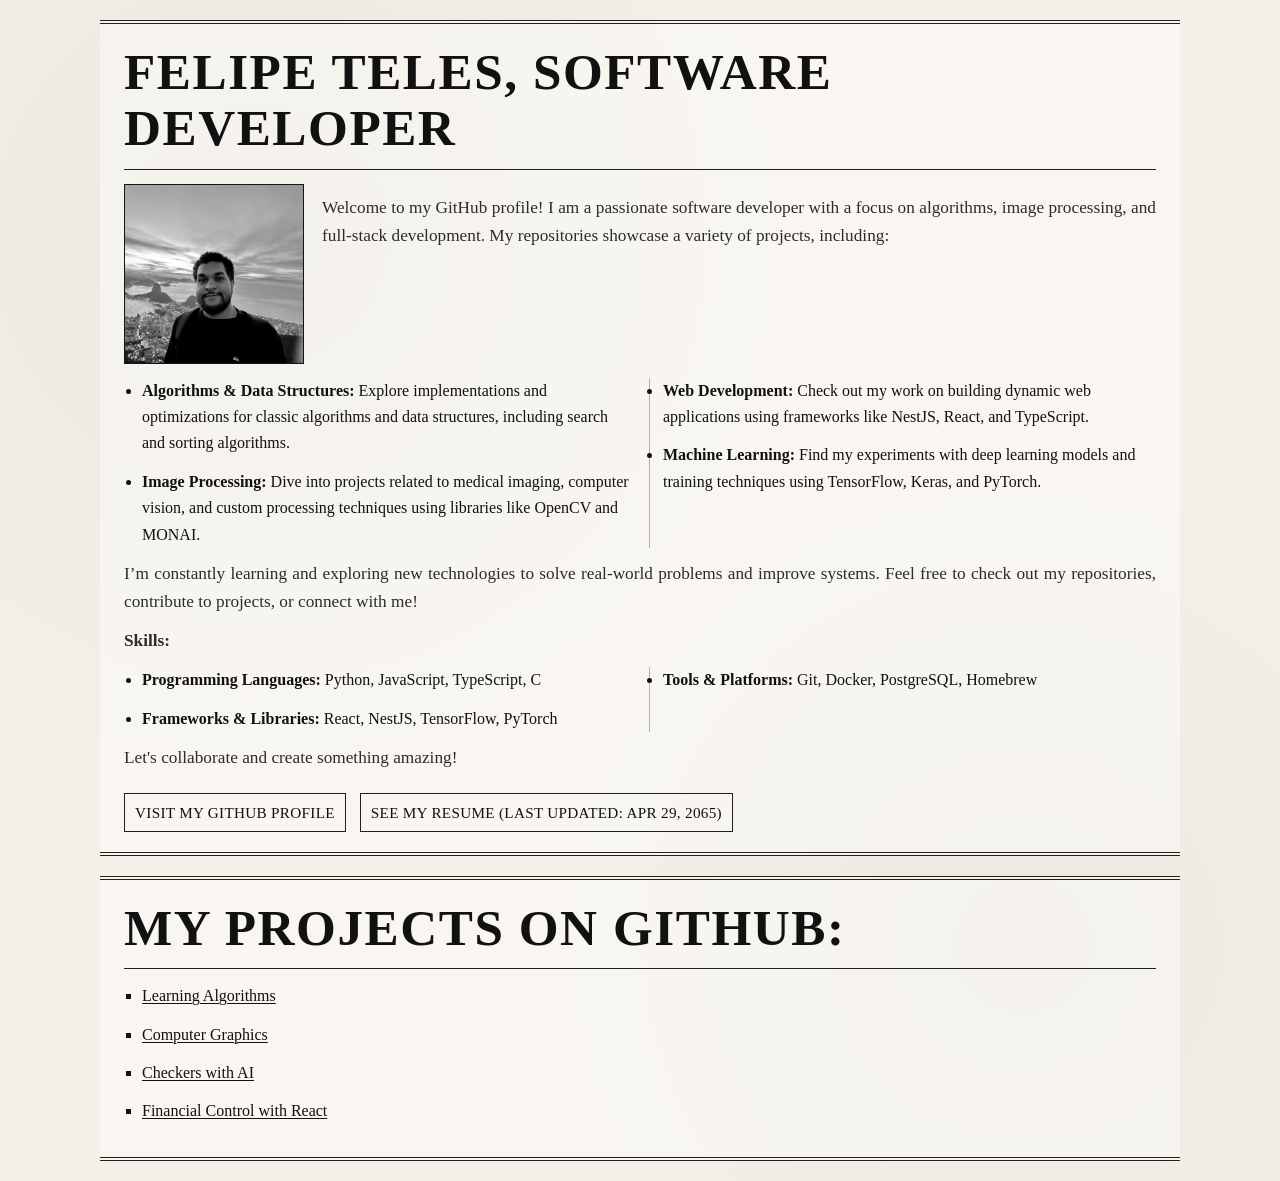
<file: index.html>
<html lang="en">

<head>
    <meta charset="UTF-8">
    <meta name="viewport" content="width=device-width, initial-scale=1.0">
    <title>Felipe Teles' Github</title>

    <link rel="stylesheet" href="./style.css">
</head>

<body>
    <section class="github-profile">
        <h1>Felipe Teles, Software Developer</h1>
        <div class="profile-content">
            <img src="assets/me.jpg" alt="me" class="profile-img">
            <p>
                Welcome to my GitHub profile! I am a passionate software developer with a focus on algorithms, image
                processing, and full-stack development. My repositories showcase a variety of projects, including:
            </p>
        </div>

        <ul>
            <li><strong>Algorithms & Data Structures:</strong> Explore implementations and optimizations for classic
                algorithms and data structures, including search and sorting algorithms.</li>
            <li><strong>Image Processing:</strong> Dive into projects related to medical imaging, computer vision,
                and custom processing techniques using libraries like OpenCV and MONAI.</li>
            <li><strong>Web Development:</strong> Check out my work on building dynamic web applications using
                frameworks like NestJS, React, and TypeScript.</li>
            <li><strong>Machine Learning:</strong> Find my experiments with deep learning models and training
                techniques using TensorFlow, Keras, and PyTorch.</li>
        </ul>
        <p>
            I’m constantly learning and exploring new technologies to solve real-world problems and improve systems.
            Feel free to check out my repositories, contribute to projects, or connect with me!
        </p>
        <p><strong>Skills:</strong></p>
        <ul>
            <li><strong>Programming Languages:</strong> Python, JavaScript, TypeScript, C</li>
            <li><strong>Frameworks & Libraries:</strong> React, NestJS, TensorFlow, PyTorch</li>
            <li><strong>Tools & Platforms:</strong> Git, Docker, PostgreSQL, Homebrew</li>
        </ul>
        <p>Let's collaborate and create something amazing!</p>
        <a href="https://github.com/felipersteles" target="_blank" class="github-link">Visit my GitHub profile</a>
        <a href="/resume.html" target="_blank" class="github-link">See my Resume (Last updated: Apr 29, 2065)</a>
    </section>

    <section class="projects">
        <h1>My projects on GitHub:</h1>
        <ul>
            <li><a href="https://felipersteles.github.io/learning-algorithms/" target="_blank">Learning Algorithms</a>
            </li>
            <li><a href="https://felipersteles.github.io/computer-graphics/" target="_blank">Computer Graphics</a></li>
            <li><a href="https://felipersteles.github.io/checkers-with-ai/" target="_blank">Checkers with AI</a></li>
            <li><a href="https://felipersteles.github.io/controle-financeiro-react/" target="_blank">Financial Control
                    with React</a></li>
        </ul>
    </section>

</body>

</html>
</file>
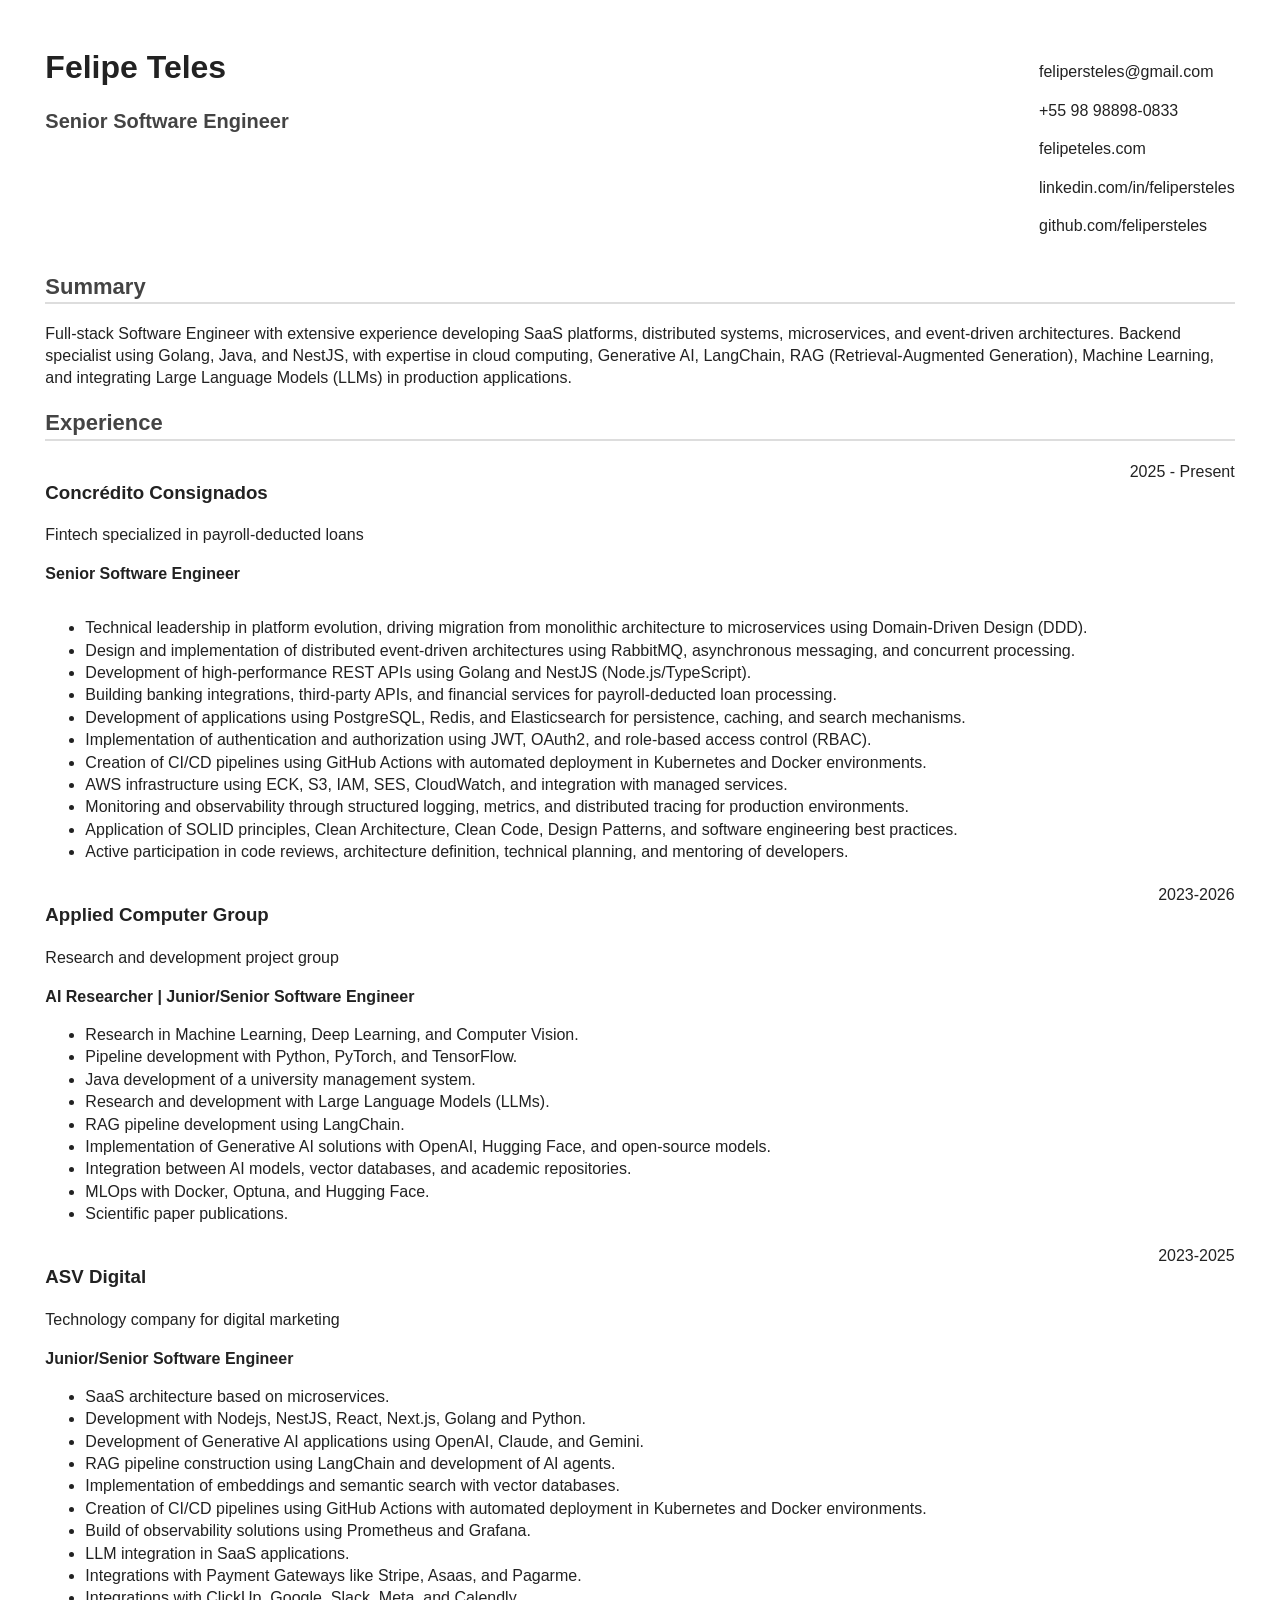
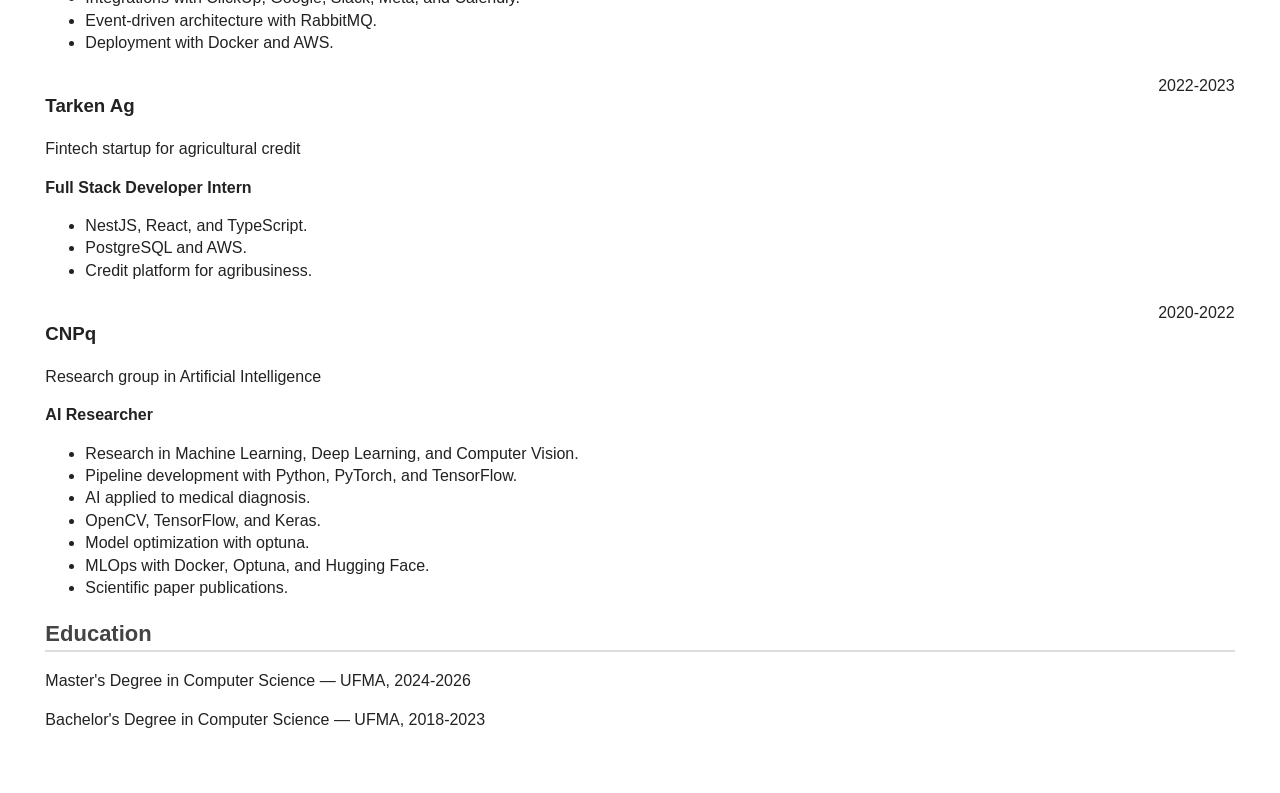
<file: resume.html>
<!DOCTYPE html>
<html lang="en">

<head>
    <meta charset="UTF-8">
    <meta name="viewport" content="width=device-width,initial-scale=1">
    <title>Felipe Teles - Senior Software Engineer</title>
    <style>
        body {
            font-family: Arial, sans-serif;
            line-height: 1.4;
            color: #222;
            margin: 0
        }

        .resume-container {
            padding: 1.2cm
        }

        h1 {
            margin: 0;
            font-size: 32px
        }

        h2 {
            font-size: 20px;
            color: #444
        }

        .section-title {
            font-size: 22px;
            border-bottom: 2px solid #ddd
        }

        .header {
            display: flex;
            justify-content: space-between
        }

        .experience-item {
            margin: 20px 0
        }

        .experience-header {
            display: flex;
            justify-content: space-between
        }
    </style>
</head>

<body>
    <div class="resume-container">
        <div class="header">
            <div>
                <h1>Felipe Teles</h1>
                <h2>Senior Software Engineer</h2>
            </div>
            <div>
                <p>felipersteles@gmail.com</p>
                <p>+55 98 98898-0833</p>
                <p>felipeteles.com</p>
                <p>linkedin.com/in/felipersteles</p>
                <p>github.com/felipersteles</p>
            </div>
        </div>

        <h2 class="section-title">Summary</h2>
        <p>Full-stack Software Engineer with extensive experience developing SaaS platforms, distributed systems,
            microservices, and event-driven architectures. Backend specialist using Golang, Java, and NestJS, with
            expertise in cloud computing, Generative AI, LangChain, RAG (Retrieval-Augmented Generation), Machine
            Learning, and integrating Large Language Models (LLMs) in production applications.</p>

        <h2 class="section-title">Experience</h2>

        <div class="experience-item">
            <div class="experience-header">
                <div>
                    <h3>Concrédito Consignados</h3>
                    <p>Fintech specialized in payroll-deducted loans</p>
                    <p><strong>Senior Software Engineer</strong></p>
                </div>
                <span>2025 - Present</span>
            </div>

            <ul>
                <li>Technical leadership in platform evolution, driving migration from monolithic architecture to
                    microservices using Domain-Driven Design (DDD).</li>
                <li>Design and implementation of distributed event-driven architectures using RabbitMQ, asynchronous
                    messaging, and concurrent processing.</li>
                <li>Development of high-performance REST APIs using Golang and NestJS (Node.js/TypeScript).</li>
                <li>Building banking integrations, third-party APIs, and financial services for payroll-deducted loan
                    processing.</li>
                <li>Development of applications using PostgreSQL, Redis, and Elasticsearch for persistence, caching, and
                    search mechanisms.</li>
                <li>Implementation of authentication and authorization using JWT, OAuth2, and role-based access control
                    (RBAC).</li>
                <li>Creation of CI/CD pipelines using GitHub Actions with automated deployment in Kubernetes and Docker
                    environments.</li>
                <li>AWS infrastructure using ECK, S3, IAM, SES, CloudWatch, and integration with managed services.</li>
                <li>Monitoring and observability through structured logging, metrics, and distributed tracing for
                    production environments.</li>
                <li>Application of SOLID principles, Clean Architecture, Clean Code, Design Patterns, and software
                    engineering best practices.</li>
                <li>Active participation in code reviews, architecture definition, technical planning, and mentoring of
                    developers.</li>
            </ul>
        </div>

        <div class="experience-item">
            <div class="experience-header">
                <div>
                    <h3>Applied Computer Group</h3>
                    <p>Research and development project group</p>
                    <b>AI Researcher | Junior/Senior Software Engineer</b>
                </div><span>2023-2026</span>
            </div>
            <ul>
                <li>Research in Machine Learning, Deep Learning, and Computer Vision.</li>
                <li>Pipeline development with Python, PyTorch, and TensorFlow.</li>
                <li>Java development of a university management system.</li>
                <li>Research and development with Large Language Models (LLMs).</li>
                <li>RAG pipeline development using LangChain.</li>
                <li>Implementation of Generative AI solutions with OpenAI, Hugging Face, and open-source models.</li>
                <li>Integration between AI models, vector databases, and academic repositories.</li>
                <li>MLOps with Docker, Optuna, and Hugging Face.</li>
                <li>Scientific paper publications.</li>
            </ul>
        </div>

        <div class="experience-item">
            <div class="experience-header">
                <div>
                    <h3>ASV Digital</h3>
                    <p>Technology company for digital marketing</p>
                    <b>Junior/Senior Software Engineer</b>
                </div><span>2023-2025</span>
            </div>
            <ul>
                <li>SaaS architecture based on microservices.</li>
                <li>Development with Nodejs, NestJS, React, Next.js, Golang and Python.</li>
                <li>Development of Generative AI applications using OpenAI, Claude, and Gemini.</li>
                <li>RAG pipeline construction using LangChain and development of AI agents.</li>
                <li>Implementation of embeddings and semantic search with vector databases.</li>
                <li>Creation of CI/CD pipelines using GitHub Actions with automated deployment in Kubernetes and Docker
                    environments.</li>
                <li>Build of observability solutions using Prometheus and Grafana.</li>
                <li>LLM integration in SaaS applications.</li>
                <li>Integrations with Payment Gateways like Stripe, Asaas, and Pagarme.</li>
                <li>Integrations with ClickUp, Google, Slack, Meta, and Calendly.</li>
                <li>Event-driven architecture with RabbitMQ.</li>
                <li>Deployment with Docker and AWS.</li>
            </ul>
        </div>

        <div class="experience-item">
            <div class="experience-header">
                <div>
                    <h3>Tarken Ag</h3>
                    <p>Fintech startup for agricultural credit</p>
                    <b>Full Stack Developer Intern</b>
                </div><span>2022-2023</span>
            </div>
            <ul>
                <li>NestJS, React, and TypeScript.</li>
                <li>PostgreSQL and AWS.</li>
                <li>Credit platform for agribusiness.</li>
            </ul>
        </div>

        <div class="experience-item">
            <div class="experience-header">
                <div>
                    <h3>CNPq</h3>
                    <p>Research group in Artificial Intelligence</p><b>AI Researcher</b>
                </div><span>2020-2022</span>
            </div>
            <ul>
                <li>Research in Machine Learning, Deep Learning, and Computer Vision.</li>
                <li>Pipeline development with Python, PyTorch, and TensorFlow.</li>
                <li>AI applied to medical diagnosis.</li>
                <li>OpenCV, TensorFlow, and Keras.</li>
                <li>Model optimization with optuna.</li>
                <li>MLOps with Docker, Optuna, and Hugging Face.</li>
                <li>Scientific paper publications.</li>
            </ul>
        </div>

        <h2 class="section-title">Education</h2>
        <p>Master's Degree in Computer Science — UFMA, 2024-2026</p>
        <p>Bachelor's Degree in Computer Science — UFMA, 2018-2023</p>
    </div>
</body>

</html>
</file>
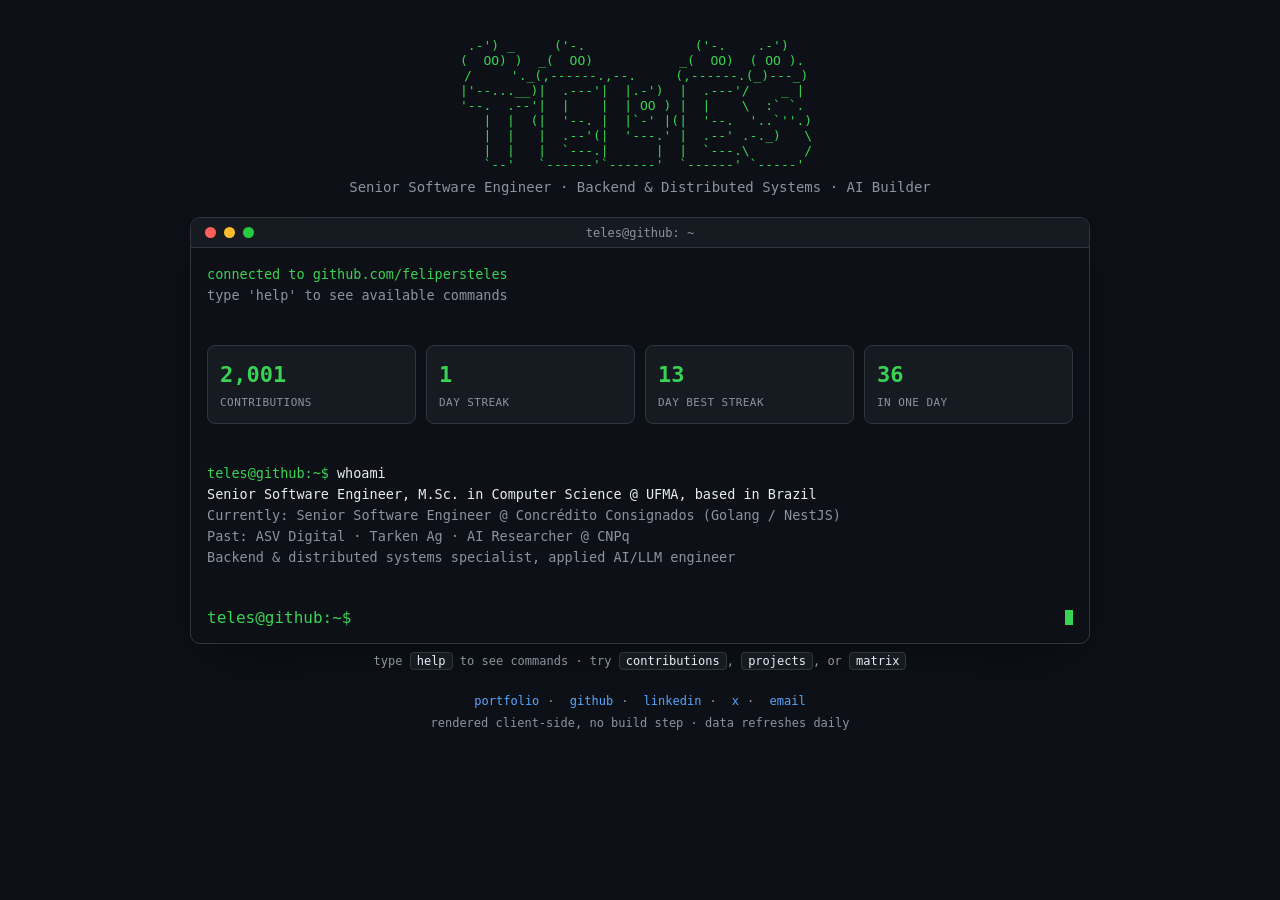
<file: terminal.html>
<!doctype html>
<html lang="en">
<head>
<meta charset="utf-8" />
<meta name="viewport" content="width=device-width, initial-scale=1" />
<title>teles@github ~ interactive terminal</title>
<meta name="description" content="Felipe Teles — interactive terminal-style GitHub profile with live contribution stats." />
<style>
  :root{
    --bg:#0d1117; --bg2:#161b22; --frame:#30363d; --muted:#8b949e;
    --green:#39d353; --green-dim:#146c37; --cyan:#58a6ff; --white:#e6edf3;
    --red:#ff5f56; --yellow:#ffbd2e;
  }
  *{box-sizing:border-box;}
  html,body{margin:0;padding:0;background:var(--bg);color:var(--white);
    font-family:ui-monospace,SFMono-Regular,Menlo,Consolas,monospace;}
  body{min-height:100vh;display:flex;flex-direction:column;align-items:center;
    padding:24px 14px 60px;}
  a{color:var(--cyan);text-decoration:none;}
  a:hover{text-decoration:underline;}

  .wrap{width:100%;max-width:900px;}

  .hero{text-align:center;margin-bottom:22px;}
  .hero pre{font-size:clamp(6px,1.6vw,13px);line-height:1.15;color:var(--green);
    margin:0 0 6px;white-space:pre;overflow-x:auto;}
  .hero .tagline{color:var(--muted);font-size:14px;}
  .hero img{width:min(260px,60vw);border-radius:10px;border:1px solid var(--frame);margin-top:14px;}

  .window{background:var(--bg);border:1px solid var(--frame);border-radius:10px;
    overflow:hidden;box-shadow:0 20px 60px -20px rgba(0,0,0,.6);}
  .titlebar{display:flex;align-items:center;gap:8px;padding:9px 14px;
    background:var(--bg2);border-bottom:1px solid var(--frame);position:relative;}
  .dot{width:11px;height:11px;border-radius:50%;}
  .titlebar .label{position:absolute;left:0;right:0;text-align:center;color:var(--muted);font-size:12px;}

  .term{padding:16px;min-height:360px;max-height:60vh;overflow-y:auto;font-size:13.5px;line-height:1.55;}
  .term .line{white-space:pre-wrap;word-break:break-word;}
  .term .prompt-line{display:flex;gap:8px;}
  .term .prompt-tag{color:var(--green);flex-shrink:0;}
  .out-cmd{color:var(--cyan);}
  .out-dim{color:var(--muted);}
  .out-green{color:var(--green);}
  .out-white{color:var(--white);}
  .out-yellow{color:var(--yellow);}

  .inputRow{display:flex;gap:8px;align-items:center;padding:0 16px 16px;}
  .inputRow .prompt-tag{color:var(--green);}
  #cmdInput{flex:1;background:transparent;border:none;outline:none;color:var(--white);
    font-family:inherit;font-size:13.5px;caret-color:var(--green);}
  .cursor{display:inline-block;width:8px;height:15px;background:var(--green);
    animation:blink 1s steps(1) infinite;vertical-align:middle;}
  @keyframes blink{50%{opacity:0;}}

  .hint{text-align:center;color:var(--muted);font-size:12px;margin-top:10px;}
  .hint kbd{background:var(--bg2);border:1px solid var(--frame);border-radius:4px;
    padding:1px 6px;color:var(--white);}

  /* stat cards */
  .stats{display:grid;grid-template-columns:repeat(auto-fit,minmax(150px,1fr));
    gap:10px;margin:18px 0;}
  .stat{border:1px solid var(--frame);border-radius:8px;padding:12px;background:var(--bg2);}
  .stat .num{font-size:22px;color:var(--green);font-weight:600;}
  .stat .lbl{font-size:11px;color:var(--muted);text-transform:uppercase;letter-spacing:.04em;margin-top:2px;}

  /* heatmap */
  .heatmap-wrap{overflow-x:auto;padding:4px 0;}
  .heatmap{display:grid;grid-auto-flow:column;grid-template-rows:repeat(7,10px);gap:2px;}
  .cell{width:10px;height:10px;border-radius:2px;cursor:pointer;transition:transform .08s;}
  .cell:hover{transform:scale(1.6);outline:1px solid var(--white);}
  .legend{display:flex;align-items:center;gap:4px;font-size:11px;color:var(--muted);margin-top:8px;}
  .legend .cell{cursor:default;}
  .legend .cell:hover{transform:none;outline:none;}
  #tooltip{position:fixed;pointer-events:none;background:#1c2128;border:1px solid var(--frame);
    color:var(--white);font-size:11.5px;padding:4px 8px;border-radius:6px;display:none;z-index:50;
    box-shadow:0 8px 20px rgba(0,0,0,.5);}

  footer{margin-top:26px;text-align:center;color:var(--muted);font-size:12px;}
  footer .links{margin-bottom:8px;}
  footer .links a{margin:0 8px;}

  @media (max-width:520px){
    .term{font-size:12.5px;}
    .hero pre{font-size:6px;}
  }
</style>
</head>
<body>

<div class="wrap">

  <div class="hero">
    <pre id="bannerArt"></pre>
    <div class="tagline">Senior Software Engineer · Backend & Distributed Systems · AI Builder</div>
  </div>

  <div class="window">
    <div class="titlebar">
      <div class="dot" style="background:var(--red)"></div>
      <div class="dot" style="background:var(--yellow)"></div>
      <div class="dot" style="background:#27c93f"></div>
      <div class="label">teles@github: ~</div>
    </div>
    <div class="term" id="term"></div>
    <div class="inputRow">
      <span class="prompt-tag">teles@github:~$</span>
      <input id="cmdInput" autocomplete="off" autocapitalize="off" spellcheck="false" />
      <span class="cursor" id="fakeCursor"></span>
    </div>
  </div>

  <div class="hint">type <kbd>help</kbd> to see commands · try <kbd>contributions</kbd>, <kbd>projects</kbd>, or <kbd>matrix</kbd></div>

  <footer>
    <div class="links">
      <a href="https://felipeteles.com" target="_blank" rel="noopener">portfolio</a>·
      <a href="https://github.com/felipersteles" target="_blank" rel="noopener">github</a>·
      <a href="https://linkedin.com/in/felipersteles" target="_blank" rel="noopener">linkedin</a>·
      <a href="https://x.com/teles2o" target="_blank" rel="noopener">x</a>·
      <a href="mailto:felipersteles@gmail.com">email</a>
    </div>
    <div>rendered client-side, no build step · data refreshes daily</div>
  </footer>

</div>

<div id="tooltip"></div>
<canvas id="matrixCanvas" style="position:fixed;inset:0;z-index:-1;display:none;"></canvas>

<script>
/* =========================================================================
   Fallback contribution data (baked in at build time). If the live fetch to
   raw.githubusercontent.com fails -- offline, CORS hiccup, whatever -- the
   page still works and shows real numbers as of the last sync.
   ========================================================================= */
window.__FALLBACK_DATA = {"username":"felipersteles","generated_at":"2026-08-31T00:07:06Z","range":{"start":"2025-08-31","end":"2026-08-31"},"total_contributions":2001,"active_days":243,"avg_per_active_day":8.2,"current_streak":{"length":1,"start":"2026-08-30","end":"2026-08-30"},"longest_streak":{"length":13,"start":"2026-04-11","end":"2026-04-23"},"best_day":{"date":"2025-12-11","count":36},"monthly":[{"month":"2025-08","total":0},{"month":"2025-09","total":138},{"month":"2025-10","total":180},{"month":"2025-11","total":165},{"month":"2025-12","total":241},{"month":"2026-01","total":189},{"month":"2026-02","total":53},{"month":"2026-03","total":129},{"month":"2026-04","total":251},{"month":"2026-05","total":122},{"month":"2026-06","total":86},{"month":"2026-07","total":234},{"month":"2026-08","total":213}],"days":[{"date":"2025-08-31","count":0},{"date":"2025-09-01","count":2},{"date":"2025-09-02","count":2},{"date":"2025-09-03","count":3},{"date":"2025-09-04","count":8},{"date":"2025-09-05","count":1},{"date":"2025-09-06","count":3},{"date":"2025-09-07","count":3},{"date":"2025-09-08","count":0},{"date":"2025-09-09","count":3},{"date":"2025-09-10","count":0},{"date":"2025-09-11","count":1},{"date":"2025-09-12","count":8},{"date":"2025-09-13","count":12},{"date":"2025-09-14","count":12},{"date":"2025-09-15","count":2},{"date":"2025-09-16","count":3},{"date":"2025-09-17","count":11},{"date":"2025-09-18","count":9},{"date":"2025-09-19","count":0},{"date":"2025-09-20","count":9},{"date":"2025-09-21","count":5},{"date":"2025-09-22","count":0},{"date":"2025-09-23","count":4},{"date":"2025-09-24","count":5},{"date":"2025-09-25","count":2},{"date":"2025-09-26","count":0},{"date":"2025-09-27","count":0},{"date":"2025-09-28","count":11},{"date":"2025-09-29","count":4},{"date":"2025-09-30","count":15},{"date":"2025-10-01","count":7},{"date":"2025-10-02","count":6},{"date":"2025-10-03","count":0},{"date":"2025-10-04","count":0},{"date":"2025-10-05","count":5},{"date":"2025-10-06","count":15},{"date":"2025-10-07","count":4},{"date":"2025-10-08","count":5},{"date":"2025-10-09","count":1},{"date":"2025-10-10","count":5},{"date":"2025-10-11","count":9},{"date":"2025-10-12","count":0},{"date":"2025-10-13","count":5},{"date":"2025-10-14","count":0},{"date":"2025-10-15","count":0},{"date":"2025-10-16","count":4},{"date":"2025-10-17","count":0},{"date":"2025-10-18","count":1},{"date":"2025-10-19","count":0},{"date":"2025-10-20","count":9},{"date":"2025-10-21","count":4},{"date":"2025-10-22","count":3},{"date":"2025-10-23","count":10},{"date":"2025-10-24","count":12},{"date":"2025-10-25","count":4},{"date":"2025-10-26","count":1},{"date":"2025-10-27","count":12},{"date":"2025-10-28","count":17},{"date":"2025-10-29","count":5},{"date":"2025-10-30","count":19},{"date":"2025-10-31","count":17},{"date":"2025-11-01","count":0},{"date":"2025-11-02","count":0},{"date":"2025-11-03","count":8},{"date":"2025-11-04","count":9},{"date":"2025-11-05","count":1},{"date":"2025-11-06","count":11},{"date":"2025-11-07","count":2},{"date":"2025-11-08","count":11},{"date":"2025-11-09","count":11},{"date":"2025-11-10","count":0},{"date":"2025-11-11","count":4},{"date":"2025-11-12","count":2},{"date":"2025-11-13","count":21},{"date":"2025-11-14","count":14},{"date":"2025-11-15","count":3},{"date":"2025-11-16","count":0},{"date":"2025-11-17","count":18},{"date":"2025-11-18","count":3},{"date":"2025-11-19","count":10},{"date":"2025-11-20","count":4},{"date":"2025-11-21","count":0},{"date":"2025-11-22","count":0},{"date":"2025-11-23","count":0},{"date":"2025-11-24","count":5},{"date":"2025-11-25","count":3},{"date":"2025-11-26","count":2},{"date":"2025-11-27","count":15},{"date":"2025-11-28","count":8},{"date":"2025-11-29","count":0},{"date":"2025-11-30","count":0},{"date":"2025-12-01","count":5},{"date":"2025-12-02","count":13},{"date":"2025-12-03","count":4},{"date":"2025-12-04","count":8},{"date":"2025-12-05","count":15},{"date":"2025-12-06","count":0},{"date":"2025-12-07","count":0},{"date":"2025-12-08","count":0},{"date":"2025-12-09","count":24},{"date":"2025-12-10","count":27},{"date":"2025-12-11","count":36},{"date":"2025-12-12","count":12},{"date":"2025-12-13","count":3},{"date":"2025-12-14","count":0},{"date":"2025-12-15","count":24},{"date":"2025-12-16","count":9},{"date":"2025-12-17","count":10},{"date":"2025-12-18","count":14},{"date":"2025-12-19","count":11},{"date":"2025-12-20","count":15},{"date":"2025-12-21","count":0},{"date":"2025-12-22","count":9},{"date":"2025-12-23","count":0},{"date":"2025-12-24","count":2},{"date":"2025-12-25","count":0},{"date":"2025-12-26","count":0},{"date":"2025-12-27","count":0},{"date":"2025-12-28","count":0},{"date":"2025-12-29","count":0},{"date":"2025-12-30","count":0},{"date":"2025-12-31","count":0},{"date":"2026-01-01","count":0},{"date":"2026-01-02","count":10},{"date":"2026-01-03","count":0},{"date":"2026-01-04","count":1},{"date":"2026-01-05","count":11},{"date":"2026-01-06","count":3},{"date":"2026-01-07","count":4},{"date":"2026-01-08","count":8},{"date":"2026-01-09","count":9},{"date":"2026-01-10","count":0},{"date":"2026-01-11","count":0},{"date":"2026-01-12","count":12},{"date":"2026-01-13","count":0},{"date":"2026-01-14","count":14},{"date":"2026-01-15","count":12},{"date":"2026-01-16","count":1},{"date":"2026-01-17","count":0},{"date":"2026-01-18","count":0},{"date":"2026-01-19","count":10},{"date":"2026-01-20","count":1},{"date":"2026-01-21","count":17},{"date":"2026-01-22","count":22},{"date":"2026-01-23","count":9},{"date":"2026-01-24","count":0},{"date":"2026-01-25","count":0},{"date":"2026-01-26","count":7},{"date":"2026-01-27","count":11},{"date":"2026-01-28","count":14},{"date":"2026-01-29","count":5},{"date":"2026-01-30","count":6},{"date":"2026-01-31","count":2},{"date":"2026-02-01","count":6},{"date":"2026-02-02","count":0},{"date":"2026-02-03","count":1},{"date":"2026-02-04","count":3},{"date":"2026-02-05","count":3},{"date":"2026-02-06","count":4},{"date":"2026-02-07","count":0},{"date":"2026-02-08","count":0},{"date":"2026-02-09","count":6},{"date":"2026-02-10","count":2},{"date":"2026-02-11","count":3},{"date":"2026-02-12","count":10},{"date":"2026-02-13","count":4},{"date":"2026-02-14","count":0},{"date":"2026-02-15","count":0},{"date":"2026-02-16","count":0},{"date":"2026-02-17","count":0},{"date":"2026-02-18","count":0},{"date":"2026-02-19","count":0},{"date":"2026-02-20","count":0},{"date":"2026-02-21","count":0},{"date":"2026-02-22","count":0},{"date":"2026-02-23","count":6},{"date":"2026-02-24","count":0},{"date":"2026-02-25","count":0},{"date":"2026-02-26","count":5},{"date":"2026-02-27","count":0},{"date":"2026-02-28","count":0},{"date":"2026-03-01","count":0},{"date":"2026-03-02","count":0},{"date":"2026-03-03","count":0},{"date":"2026-03-04","count":6},{"date":"2026-03-05","count":0},{"date":"2026-03-06","count":10},{"date":"2026-03-07","count":0},{"date":"2026-03-08","count":0},{"date":"2026-03-09","count":9},{"date":"2026-03-10","count":17},{"date":"2026-03-11","count":0},{"date":"2026-03-12","count":2},{"date":"2026-03-13","count":0},{"date":"2026-03-14","count":0},{"date":"2026-03-15","count":0},{"date":"2026-03-16","count":7},{"date":"2026-03-17","count":3},{"date":"2026-03-18","count":1},{"date":"2026-03-19","count":4},{"date":"2026-03-20","count":2},{"date":"2026-03-21","count":0},{"date":"2026-03-22","count":0},{"date":"2026-03-23","count":1},{"date":"2026-03-24","count":1},{"date":"2026-03-25","count":1},{"date":"2026-03-26","count":11},{"date":"2026-03-27","count":7},{"date":"2026-03-28","count":12},{"date":"2026-03-29","count":10},{"date":"2026-03-30","count":19},{"date":"2026-03-31","count":6},{"date":"2026-04-01","count":10},{"date":"2026-04-02","count":0},{"date":"2026-04-03","count":0},{"date":"2026-04-04","count":0},{"date":"2026-04-05","count":0},{"date":"2026-04-06","count":8},{"date":"2026-04-07","count":4},{"date":"2026-04-08","count":3},{"date":"2026-04-09","count":15},{"date":"2026-04-10","count":0},{"date":"2026-04-11","count":6},{"date":"2026-04-12","count":5},{"date":"2026-04-13","count":26},{"date":"2026-04-14","count":25},{"date":"2026-04-15","count":19},{"date":"2026-04-16","count":6},{"date":"2026-04-17","count":12},{"date":"2026-04-18","count":14},{"date":"2026-04-19","count":10},{"date":"2026-04-20","count":4},{"date":"2026-04-21","count":15},{"date":"2026-04-22","count":22},{"date":"2026-04-23","count":18},{"date":"2026-04-24","count":0},{"date":"2026-04-25","count":0},{"date":"2026-04-26","count":0},{"date":"2026-04-27","count":1},{"date":"2026-04-28","count":6},{"date":"2026-04-29","count":17},{"date":"2026-04-30","count":5},{"date":"2026-05-01","count":0},{"date":"2026-05-02","count":0},{"date":"2026-05-03","count":6},{"date":"2026-05-04","count":2},{"date":"2026-05-05","count":1},{"date":"2026-05-06","count":3},{"date":"2026-05-07","count":13},{"date":"2026-05-08","count":0},{"date":"2026-05-09","count":3},{"date":"2026-05-10","count":9},{"date":"2026-05-11","count":13},{"date":"2026-05-12","count":9},{"date":"2026-05-13","count":7},{"date":"2026-05-14","count":0},{"date":"2026-05-15","count":4},{"date":"2026-05-16","count":6},{"date":"2026-05-17","count":0},{"date":"2026-05-18","count":2},{"date":"2026-05-19","count":12},{"date":"2026-05-20","count":0},{"date":"2026-05-21","count":6},{"date":"2026-05-22","count":13},{"date":"2026-05-23","count":0},{"date":"2026-05-24","count":0},{"date":"2026-05-25","count":5},{"date":"2026-05-26","count":0},{"date":"2026-05-27","count":1},{"date":"2026-05-28","count":4},{"date":"2026-05-29","count":0},{"date":"2026-05-30","count":3},{"date":"2026-05-31","count":0},{"date":"2026-06-01","count":0},{"date":"2026-06-02","count":4},{"date":"2026-06-03","count":0},{"date":"2026-06-04","count":0},{"date":"2026-06-05","count":0},{"date":"2026-06-06","count":0},{"date":"2026-06-07","count":2},{"date":"2026-06-08","count":0},{"date":"2026-06-09","count":0},{"date":"2026-06-10","count":2},{"date":"2026-06-11","count":4},{"date":"2026-06-12","count":5},{"date":"2026-06-13","count":0},{"date":"2026-06-14","count":0},{"date":"2026-06-15","count":11},{"date":"2026-06-16","count":4},{"date":"2026-06-17","count":0},{"date":"2026-06-18","count":2},{"date":"2026-06-19","count":8},{"date":"2026-06-20","count":0},{"date":"2026-06-21","count":0},{"date":"2026-06-22","count":1},{"date":"2026-06-23","count":0},{"date":"2026-06-24","count":0},{"date":"2026-06-25","count":0},{"date":"2026-06-26","count":23},{"date":"2026-06-27","count":11},{"date":"2026-06-28","count":4},{"date":"2026-06-29","count":1},{"date":"2026-06-30","count":4},{"date":"2026-07-01","count":2},{"date":"2026-07-02","count":0},{"date":"2026-07-03","count":1},{"date":"2026-07-04","count":0},{"date":"2026-07-05","count":0},{"date":"2026-07-06","count":2},{"date":"2026-07-07","count":6},{"date":"2026-07-08","count":23},{"date":"2026-07-09","count":13},{"date":"2026-07-10","count":9},{"date":"2026-07-11","count":0},{"date":"2026-07-12","count":0},{"date":"2026-07-13","count":17},{"date":"2026-07-14","count":26},{"date":"2026-07-15","count":0},{"date":"2026-07-16","count":14},{"date":"2026-07-17","count":27},{"date":"2026-07-18","count":3},{"date":"2026-07-19","count":0},{"date":"2026-07-20","count":5},{"date":"2026-07-21","count":12},{"date":"2026-07-22","count":6},{"date":"2026-07-23","count":2},{"date":"2026-07-24","count":0},{"date":"2026-07-25","count":0},{"date":"2026-07-26","count":1},{"date":"2026-07-27","count":8},{"date":"2026-07-28","count":18},{"date":"2026-07-29","count":10},{"date":"2026-07-30","count":15},{"date":"2026-07-31","count":14},{"date":"2026-08-01","count":3},{"date":"2026-08-02","count":0},{"date":"2026-08-03","count":3},{"date":"2026-08-04","count":4},{"date":"2026-08-05","count":18},{"date":"2026-08-06","count":18},{"date":"2026-08-07","count":2},{"date":"2026-08-08","count":0},{"date":"2026-08-09","count":0},{"date":"2026-08-10","count":4},{"date":"2026-08-11","count":0},{"date":"2026-08-12","count":19},{"date":"2026-08-13","count":29},{"date":"2026-08-14","count":7},{"date":"2026-08-15","count":11},{"date":"2026-08-16","count":5},{"date":"2026-08-17","count":8},{"date":"2026-08-18","count":15},{"date":"2026-08-19","count":9},{"date":"2026-08-20","count":4},{"date":"2026-08-21","count":5},{"date":"2026-08-22","count":3},{"date":"2026-08-23","count":0},{"date":"2026-08-24","count":12},{"date":"2026-08-25","count":3},{"date":"2026-08-26","count":4},{"date":"2026-08-27","count":11},{"date":"2026-08-28","count":15},{"date":"2026-08-29","count":0},{"date":"2026-08-30","count":1},{"date":"2026-08-31","count":0}]};

const LIVE_DATA_URL = "https://raw.githubusercontent.com/felipersteles/felipersteles/main/data/contributions.json";

const BANNER = `
 .-') _     ('-.              ('-.    .-')    
(  OO) )  _(  OO)           _(  OO)  ( OO ).  
/     '._(,------.,--.     (,------.(_)---\_) 
|'--...__)|  .---'|  |.-')  |  .---'/    _ |  
'--.  .--'|  |    |  | OO ) |  |    \\  :\` \`.  
   |  |  (|  '--. |  |\`-' |(|  '--.  '..\`''.) 
   |  |   |  .--'(|  '---.' |  .--' .-._)   \\ 
   |  |   |  \`---.|      |  |  \`---.\\       / 
   \`--'   \`------'\`------'  \`------' \`-----'  
`;
document.getElementById("bannerArt").textContent = BANNER;

/* ---------------------------------------------------------------------- */
const term = document.getElementById("term");
const input = document.getElementById("cmdInput");
const tooltip = document.getElementById("tooltip");

function line(html, cls) {
  const div = document.createElement("div");
  div.className = "line" + (cls ? " " + cls : "");
  div.innerHTML = html;
  term.appendChild(div);
  term.scrollTop = term.scrollHeight;
  return div;
}
function blank() { line("&nbsp;"); }

let DATA = null;
window.__getData = () => DATA; // test/debug hook

async function loadData() {
  try {
    const res = await fetch(LIVE_DATA_URL, { cache: "no-store" });
    if (!res.ok) throw new Error("bad status " + res.status);
    DATA = await res.json();
  } catch (e) {
    DATA = window.__FALLBACK_DATA;
  }
  renderStats();
}

/* ---------------------------------------------------------------------- */
function countUp(el, target, suffix) {
  const dur = 900;
  const start = performance.now();
  function tick(now) {
    const p = Math.min(1, (now - start) / dur);
    const val = Math.round(target * (1 - Math.pow(1 - p, 3)));
    el.textContent = val.toLocaleString() + (suffix || "");
    if (p < 1) requestAnimationFrame(tick);
  }
  requestAnimationFrame(tick);
}

function renderStats() {
  if (!DATA) return;
  const box = document.getElementById("statsBox");
  if (!box) return;
  const stats = [
    ["total", DATA.total_contributions, "contributions"],
    ["current", DATA.current_streak.length, "day streak"],
    ["longest", DATA.longest_streak.length, "day best streak"],
    ["best", DATA.best_day.count, "in one day"],
  ];
  box.innerHTML = "";
  stats.forEach(([key, val, label]) => {
    const card = document.createElement("div");
    card.className = "stat";
    card.innerHTML = `<div class="num" data-key="${key}">0</div><div class="lbl">${label}</div>`;
    box.appendChild(card);
    countUp(card.querySelector(".num"), val);
  });
}

/* ---------------------------------------------------------------------- */
function levelFor(count) {
  if (count === 0) return 0;
  if (count <= 5) return 1;
  if (count <= 15) return 2;
  if (count <= 30) return 3;
  if (count <= 50) return 4;
  return 5;
}
const PALETTE = ["#1c2128", "#0e4429", "#146c37", "#26a648", "#39d353", "#7cf2a0"];

function buildHeatmapEl() {
  const wrap = document.createElement("div");
  wrap.className = "heatmap-wrap";
  const grid = document.createElement("div");
  grid.className = "heatmap";

  const days = DATA.days;
  const first = new Date(days[0].date + "T00:00:00");
  const leadPad = (first.getDay()); // sunday=0 already
  let col = new Array(leadPad).fill(null);

  const cols = [];
  days.forEach((d) => {
    const date = new Date(d.date + "T00:00:00");
    const weekday = date.getDay();
    while (col.length < weekday) col.push(null);
    col.push(d);
    if (col.length === 7) { cols.push(col); col = []; }
  });
  if (col.length) { while (col.length < 7) col.push(null); cols.push(col); }

  cols.forEach((column) => {
    column.forEach((d) => {
      const cell = document.createElement("div");
      cell.className = "cell";
      if (!d) {
        cell.style.background = "transparent";
        cell.style.cursor = "default";
      } else {
        const lvl = levelFor(d.count);
        cell.style.background = PALETTE[lvl];
        cell.addEventListener("mousemove", (e) => {
          tooltip.style.display = "block";
          tooltip.style.left = e.clientX + 14 + "px";
          tooltip.style.top = e.clientY + 14 + "px";
          tooltip.textContent = `${d.date}: ${d.count} contribution${d.count === 1 ? "" : "s"}`;
        });
        cell.addEventListener("mouseleave", () => { tooltip.style.display = "none"; });
      }
      grid.appendChild(cell);
    });
  });

  wrap.appendChild(grid);

  const legend = document.createElement("div");
  legend.className = "legend";
  legend.innerHTML = "less ";
  PALETTE.forEach((c) => {
    legend.innerHTML += `<span class="cell" style="background:${c}"></span> `;
  });
  legend.innerHTML += " more";
  wrap.appendChild(legend);

  return wrap;
}

/* ---------------------------------------------------------------------- */
const COMMANDS = {
  help() {
    line(`<span class="out-white">available commands:</span>`);
    [
      ["whoami", "who is this guy anyway"],
      ["experience", "work history"],
      ["skills", "tech stack"],
      ["projects", "things I've shipped"],
      ["contributions", "live GitHub contribution heatmap"],
      ["streak", "current / longest streak"],
      ["contact", "how to reach me"],
      ["photo", "animated ascii self-portrait"],
      ["matrix", "toggle a little fun"],
      ["clear", "clear the terminal"],
    ].forEach(([c, d]) => line(`  <span class="out-cmd">${c.padEnd(15)}</span><span class="out-dim">${d}</span>`));
  },
  whoami() {
    line(`<span class="out-white">Senior Software Engineer, M.Sc. in Computer Science @ UFMA, based in Brazil</span>`);
    line(`<span class="out-dim">Currently: Senior Software Engineer @ Concrédito Consignados (Golang / NestJS)</span>`);
    line(`<span class="out-dim">Past: ASV Digital · Tarken Ag · AI Researcher @ CNPq</span>`);
    line(`<span class="out-dim">Backend & distributed systems specialist, applied AI/LLM engineer</span>`);
  },
  experience() {
    [
      ["2025 - now", "Senior Software Engineer", "Concrédito Consignados"],
      ["2023 - 2026", "AI Researcher / SWE", "Applied Computer Group"],
      ["2023 - 2025", "Software Engineer", "ASV Digital"],
      ["2022 - 2023", "Fullstack Dev Intern", "Tarken Ag"],
      ["2020 - 2022", "AI Researcher", "CNPq"],
    ].forEach(([d, r, c]) => line(`<span class="out-green">${d.padEnd(13)}</span><span class="out-white">${r.padEnd(24)}</span><span class="out-dim">${c}</span>`));
  },
  skills() {
    line(`<span class="out-cmd">backend </span>  Golang, Java, NestJS, Node.js, Python, Django, Flask`);
    line(`<span class="out-cmd">frontend</span>  React, Next.js, TypeScript`);
    line(`<span class="out-cmd">data/infra</span>  PostgreSQL, Redis, Elasticsearch, RabbitMQ, Docker, Kubernetes, AWS`);
    line(`<span class="out-cmd">ai / ml </span>  LangChain, RAG, OpenAI, Claude, Gemini, PyTorch, TensorFlow, Hugging Face`);
  },
  projects() {
    [
      ["Learning Algorithms", "Implementations & optimizations of classic algorithms and data structures", "https://felipersteles.github.io/learning-algorithms/"],
      ["Computer Graphics", "Computer graphics experiments and rendering techniques", "https://felipersteles.github.io/computer-graphics/"],
      ["Checkers with AI", "Checkers game with an AI opponent", "https://felipersteles.github.io/checkers-with-ai/"],
      ["Financial Control", "Personal finance control app built with React", "https://felipersteles.github.io/controle-financeiro-react/"],
    ].forEach(([n, d, url]) => {
      line(`<span class="out-cmd">&gt; ${n}</span>`);
      line(`  <span class="out-dim">${d}</span>`);
      line(`  <a href="${url}" target="_blank" rel="noopener">${url}</a>`);
    });
  },
  contact() {
    line(`<span class="out-white">portfolio</span>  <a href="https://felipeteles.com" target="_blank">felipeteles.com</a>`);
    line(`<span class="out-white">linkedin </span>  <a href="https://linkedin.com/in/felipersteles" target="_blank">linkedin.com/in/felipersteles</a>`);
    line(`<span class="out-white">github   </span>  <a href="https://github.com/felipersteles" target="_blank">github.com/felipersteles</a>`);
    line(`<span class="out-white">x        </span>  <a href="https://x.com/teles2o" target="_blank">x.com/teles2o</a>`);
    line(`<span class="out-white">email    </span>  <a href="mailto:felipersteles@gmail.com">felipersteles@gmail.com</a>`);
  },
  photo() {
    const img = document.createElement("img");
    img.src = "https://raw.githubusercontent.com/felipersteles/felipersteles/main/portrait-ascii.svg";
    img.style.maxWidth = "100%";
    img.style.borderRadius = "8px";
    img.style.border = "1px solid var(--frame)";
    img.alt = "animated ascii self-portrait";
    const div = document.createElement("div");
    div.className = "line";
    div.appendChild(img);
    term.appendChild(div);
    term.scrollTop = term.scrollHeight;
  },
  streak() {
    if (!DATA) { line(`<span class="out-dim">loading contribution data...</span>`); return; }
    line(`<span class="out-green">current streak:</span>  ${DATA.current_streak.length} days (${DATA.current_streak.start} → ${DATA.current_streak.end})`);
    line(`<span class="out-green">longest streak:</span>  ${DATA.longest_streak.length} days (${DATA.longest_streak.start} → ${DATA.longest_streak.end})`);
    line(`<span class="out-green">best day:</span>       ${DATA.best_day.count} contributions on ${DATA.best_day.date}`);
    line(`<span class="out-green">total:</span>          ${DATA.total_contributions.toLocaleString()} contributions since ${DATA.range.start}`);
  },
  contributions() {
    if (!DATA) { line(`<span class="out-dim">loading contribution data...</span>`); return; }
    line(`<span class="out-dim">${DATA.total_contributions.toLocaleString()} contributions · ${DATA.range.start} → ${DATA.range.end}</span>`);
    const div = document.createElement("div");
    div.className = "line";
    div.appendChild(buildHeatmapEl());
    term.appendChild(div);
    term.scrollTop = term.scrollHeight;
    line(`<span class="out-dim">hover a cell for the exact date and count</span>`);
  },
  matrix() {
    toggleMatrix();
    line(`<span class="out-dim">${matrixOn ? "matrix mode on -- type 'matrix' again to turn it off" : "back to normal"}</span>`);
  },
  clear() {
    term.innerHTML = "";
  },
  banner() {
    line(`<pre style="color:var(--green);margin:0;font-size:9px;">${BANNER}</pre>`);
  },
  sudo(args) {
    line(`<span class="out-yellow">[sudo] password for felipe:</span> <span class="out-dim">nice try. this is a static site.</span>`);
  },
};
COMMANDS["about"] = COMMANDS.whoami;
COMMANDS["ls"] = COMMANDS.projects;

function runCommand(raw) {
  const trimmed = raw.trim();
  line(`<span class="prompt-tag">teles@github:~$</span> <span class="out-white">${escapeHtml(trimmed)}</span>`, "prompt-line");
  if (!trimmed) return;
  const [cmd, ...args] = trimmed.split(/\s+/);
  const key = cmd.toLowerCase();
  if (key === "cd") {
    const target = (args[0] || "").replace(/^["']|["']$/g, "").toLowerCase();
    const map = { site: "https://felipeteles.com", portfolio: "https://felipeteles.com" };
    if (map[target]) { line(`<span class="out-dim">opening ${target}...</span>`); window.open(map[target], "_blank"); }
    else line(`<span class="out-dim">cd: ${escapeHtml(target || "~")}: No such file or directory</span>`);
    return;
  }
  if (key === "open") {
    const target = (args[0] || "").toLowerCase();
    const map = {
      portfolio: "https://felipeteles.com",
      linkedin: "https://linkedin.com/in/felipersteles",
      github: "https://github.com/felipersteles",
      x: "https://x.com/teles2o",
    };
    if (map[target]) { line(`<span class="out-dim">opening ${target}...</span>`); window.open(map[target], "_blank"); }
    else line(`<span class="out-dim">usage: open [portfolio|linkedin|github|x]</span>`);
    return;
  }
  if (COMMANDS[key]) { COMMANDS[key](args); }
  else line(`<span class="out-dim">command not found: ${escapeHtml(cmd)} — type 'help'</span>`);
}

function escapeHtml(s) {
  return s.replace(/[&<>"']/g, (c) => ({ "&": "&amp;", "<": "&lt;", ">": "&gt;", '"': "&quot;", "'": "&#39;" }[c]));
}

input.addEventListener("keydown", (e) => {
  if (e.key === "Enter") {
    const val = input.value;
    input.value = "";
    runCommand(val);
  }
});
document.addEventListener("click", () => input.focus());

/* ---------------------------------------------------------------------- */
let matrixOn = false;
function toggleMatrix() {
  matrixOn = !matrixOn;
  const canvas = document.getElementById("matrixCanvas");
  canvas.style.display = matrixOn ? "block" : "none";
  if (matrixOn) startMatrix();
}
function startMatrix() {
  const canvas = document.getElementById("matrixCanvas");
  const ctx = canvas.getContext && canvas.getContext("2d");
  if (!ctx) return; // canvas 2d not available in this environment -- skip quietly
  canvas.width = window.innerWidth;
  canvas.height = window.innerHeight;
  const cols = Math.floor(canvas.width / 14);
  const drops = new Array(cols).fill(0);
  const chars = "01アビヴァシシュタ<>/{}[]#*";
  function draw() {
    if (!matrixOn) return;
    ctx.fillStyle = "rgba(13,17,23,0.12)";
    ctx.fillRect(0, 0, canvas.width, canvas.height);
    ctx.fillStyle = "#39d353";
    ctx.font = "13px monospace";
    drops.forEach((y, i) => {
      const ch = chars[Math.floor(Math.random() * chars.length)];
      ctx.fillText(ch, i * 14, y * 14);
      drops[i] = y * 14 > canvas.height && Math.random() > 0.975 ? 0 : y + 1;
    });
    requestAnimationFrame(draw);
  }
  draw();
}

/* ---------------------------------------------------------------------- */
function boot() {
  line(`<span class="out-green">connected to github.com/felipersteles</span>`);
  line(`<span class="out-dim">type 'help' to see available commands</span>`);
  blank();

  const statsWrap = document.createElement("div");
  statsWrap.className = "line";
  statsWrap.innerHTML = `<div class="stats" id="statsBox"></div>`;
  term.appendChild(statsWrap);

  blank();
  runCommand("whoami");
  input.focus();
}

loadData();
boot();
</script>
</body>
</html>
</file>
<file: style.css>
:root {
    --paper: #f4f0e7;
    --ink: #111;
    --muted-ink: #2c2c2c;
    --rule: #1f1f1f;
}

* {
    box-sizing: border-box;
}

body {
    margin: 0;
    color: var(--ink);
    background:
        radial-gradient(circle at 20% 20%, rgba(0, 0, 0, 0.035), transparent 40%),
        radial-gradient(circle at 80% 80%, rgba(0, 0, 0, 0.03), transparent 35%),
        var(--paper);
    font-family: Georgia, "Times New Roman", Times, serif;
    line-height: 1.65;
}

.github-profile,
.projects {
    width: min(1080px, 94vw);
    margin: 20px auto;
    padding: 20px 24px;
    background: rgba(255, 255, 255, 0.4);
    border-top: 4px double var(--rule);
    border-bottom: 4px double var(--rule);
}

.github-profile h1,
.projects h1 {
    margin: 0 0 14px;
    font-size: clamp(2rem, 4vw, 3.2rem);
    line-height: 1.1;
    text-transform: uppercase;
    letter-spacing: 0.03em;
    border-bottom: 1px solid var(--rule);
    padding-bottom: 12px;
}

.profile-content {
    display: grid;
    grid-template-columns: 180px 1fr;
    gap: 18px;
    align-items: start;
    margin-bottom: 14px;
}

.profile-img {
    width: 180px;
    height: 180px;
    border-radius: 0;
    object-fit: cover;
    border: 1px solid var(--rule);
    filter: grayscale(100%) contrast(1.1);
}

.github-profile p,
.projects p {
    margin: 10px 0;
    font-size: 1.08rem;
    color: var(--muted-ink);
    text-align: justify;
    hyphens: auto;
}

.github-profile ul,
.projects ul {
    margin: 12px 0;
    padding-left: 18px;
}

.github-profile ul {
    column-count: 2;
    column-gap: 28px;
    column-rule: 1px solid #b8b1a2;
}

.github-profile li,
.projects li {
    margin: 0 0 12px;
    break-inside: avoid;
}

.github-profile a.github-link,
.projects a {
    color: var(--ink);
    text-decoration: underline;
    text-decoration-thickness: 1px;
    text-underline-offset: 2px;
}

.github-profile a.github-link {
    display: inline-block;
    margin: 10px 10px 0 0;
    padding: 6px 10px;
    border: 1px solid var(--rule);
    text-decoration: none;
    font-size: 0.95rem;
    letter-spacing: 0.02em;
    text-transform: uppercase;
    transition: background-color 0.2s ease, color 0.2s ease;
}

.github-profile a.github-link:hover {
    background: var(--ink);
    color: var(--paper);
}

.projects ul {
    list-style-type: square;
}

@media (max-width: 860px) {
    .github-profile ul {
        column-count: 1;
    }

    .profile-content {
        grid-template-columns: 1fr;
    }

    .profile-img {
        width: 100%;
        max-width: 260px;
        height: auto;
    }
}
</file>
